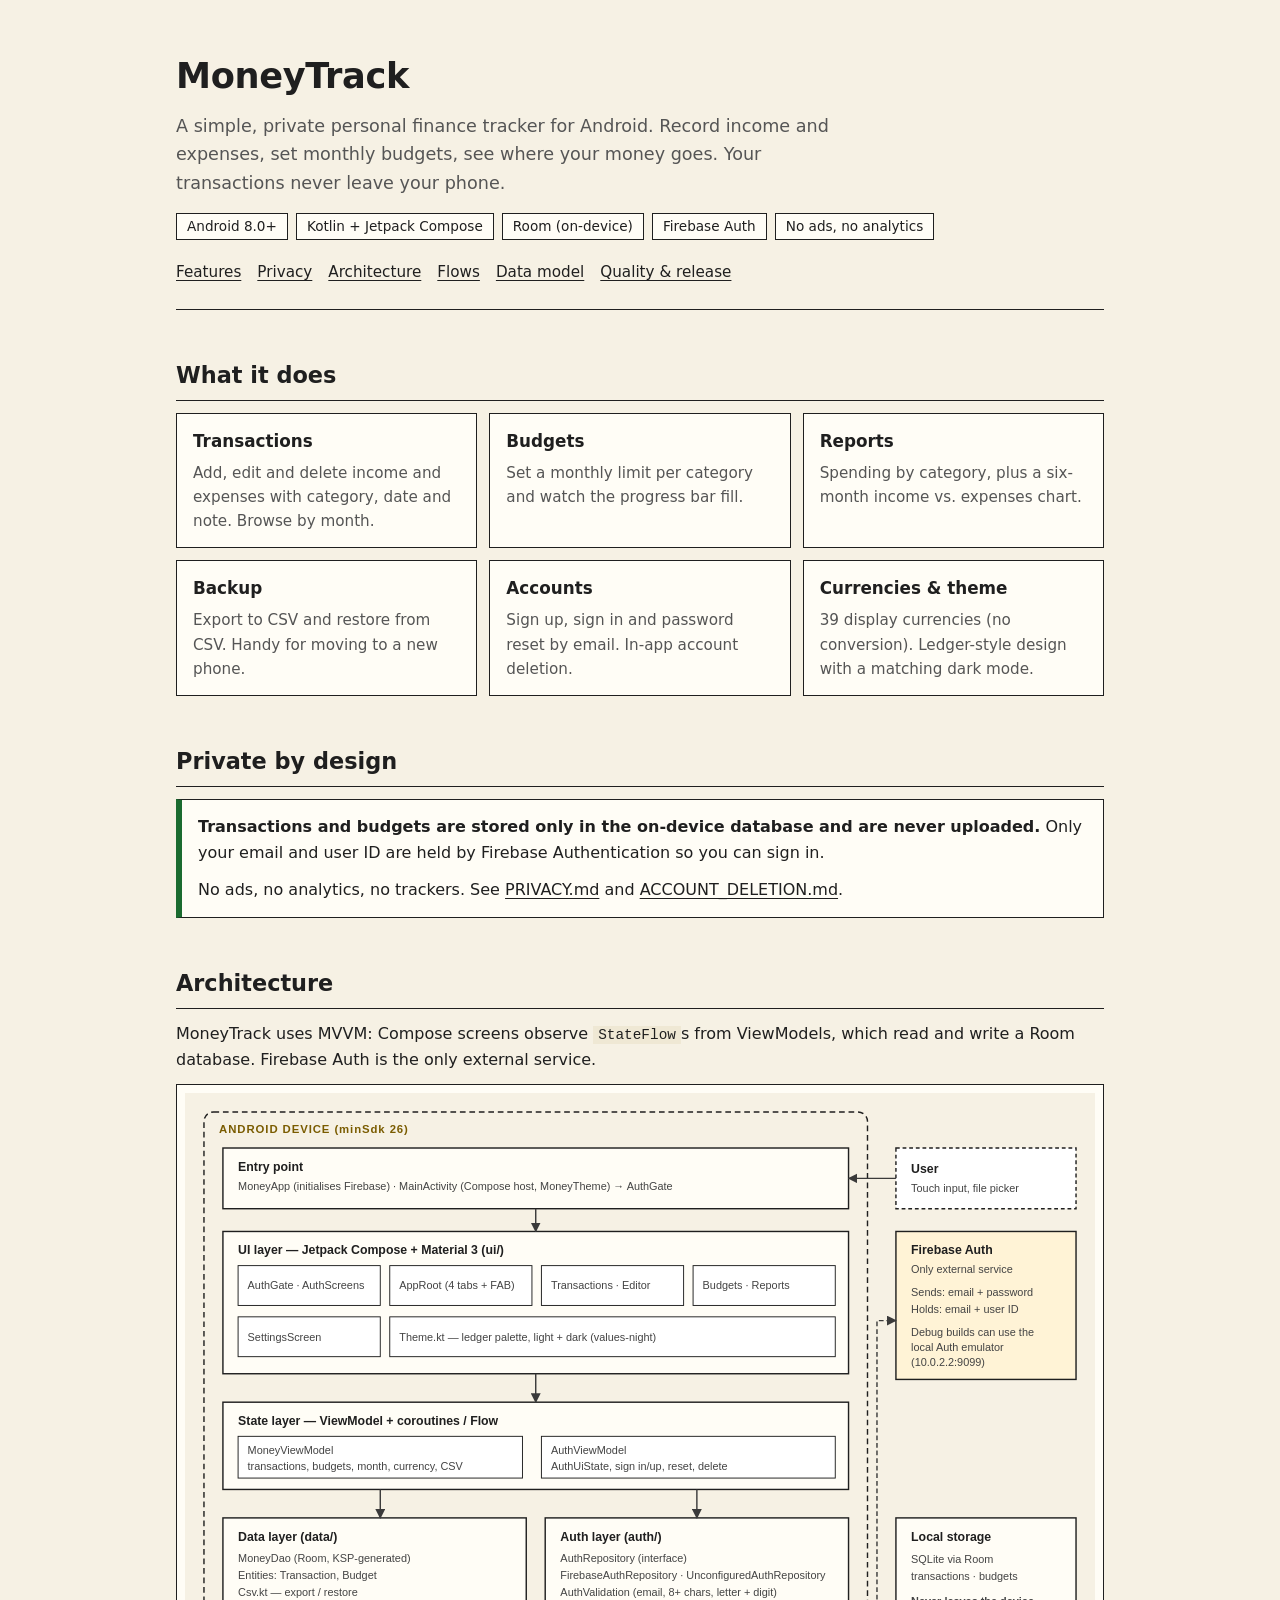
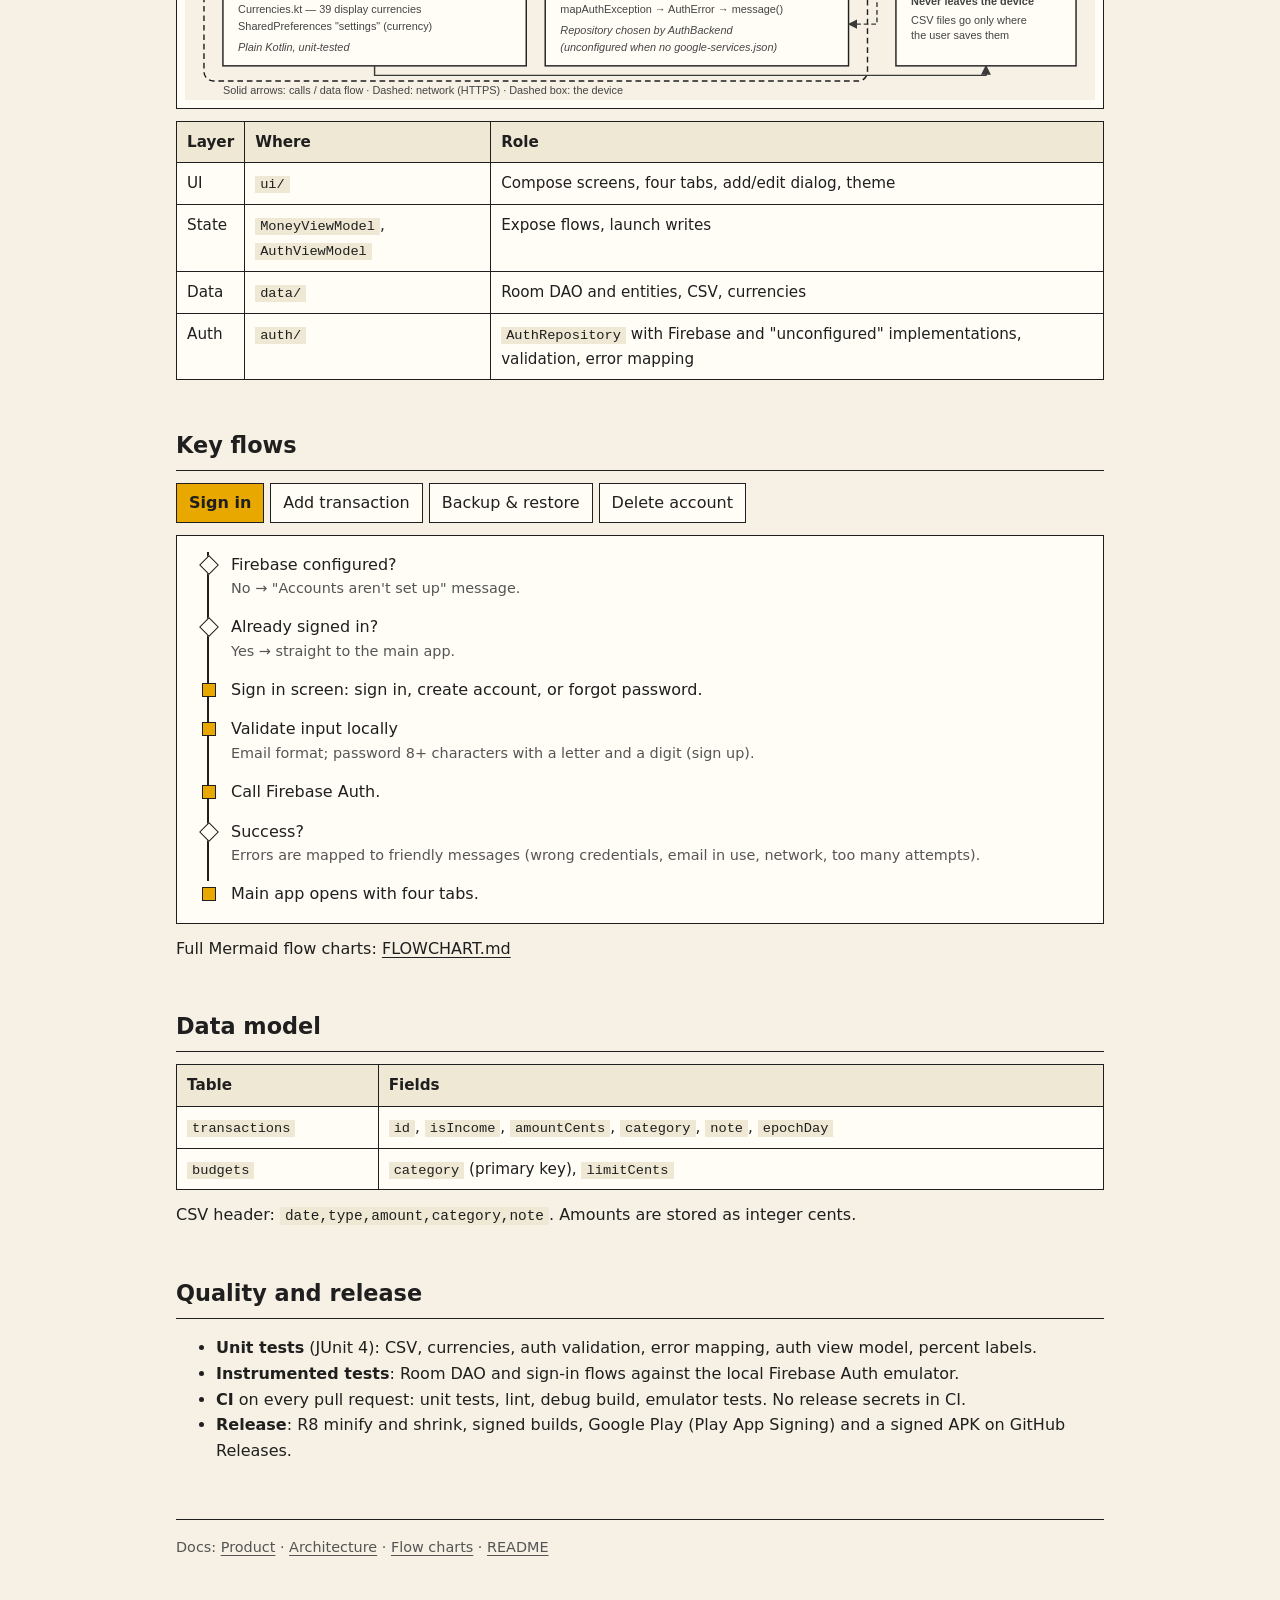
<file: docs/index.html>
<!doctype html>
<html lang="en">
<head>
<meta charset="utf-8">
<meta name="viewport" content="width=device-width, initial-scale=1">
<title>MoneyTrack Overview</title>
<style>
  :root{
    --bg:#f6f1e4; --surface:#fffdf6; --ink:#1f1f1f; --muted:#555; --line:#1f1f1f;
    --accent:#e8a800; --green:#1a6b2f; --code:#efe8d4;
  }
  @media (prefers-color-scheme: dark){
    :root{ --bg:#17160f; --surface:#211f15; --ink:#f2ecd9; --muted:#b9b29c; --line:#d9d2bb; --accent:#f0b81f; --green:#6fd08a; --code:#2b281b; }
  }
  *{box-sizing:border-box}
  body{margin:0;background:var(--bg);color:var(--ink);font:16px/1.6 "Segoe UI",system-ui,-apple-system,Helvetica,Arial,sans-serif}
  .wrap{max-width:960px;margin:0 auto;padding:0 16px 64px}
  header{padding:48px 0 24px;border-bottom:1.5px solid var(--line)}
  h1{font-size:2.2rem;margin:0 0 8px;letter-spacing:-.01em}
  h2{font-size:1.4rem;margin:48px 0 12px;padding-bottom:6px;border-bottom:1.5px solid var(--line)}
  h3{font-size:1.05rem;margin:0 0 6px}
  p{margin:0 0 12px}
  .lead{font-size:1.1rem;color:var(--muted);max-width:60ch}
  .badges{display:flex;flex-wrap:wrap;gap:8px;margin-top:16px}
  .badge{border:1.5px solid var(--line);padding:2px 10px;font-size:.85rem;background:var(--surface)}
  nav{display:flex;flex-wrap:wrap;gap:4px 16px;margin-top:20px;font-size:.95rem}
  a{color:inherit;text-underline-offset:3px}
  .grid{display:grid;grid-template-columns:repeat(auto-fit,minmax(250px,1fr));gap:12px}
  .card{background:var(--surface);border:1.5px solid var(--line);padding:14px 16px}
  .card p{margin:0;color:var(--muted);font-size:.95rem}
  .privacy{background:var(--surface);border:1.5px solid var(--line);border-left:6px solid var(--green);padding:14px 16px}
  table{width:100%;border-collapse:collapse;background:var(--surface);font-size:.95rem}
  th,td{border:1.5px solid var(--line);padding:8px 10px;text-align:left;vertical-align:top}
  th{background:var(--code)}
  code{background:var(--code);padding:1px 5px;font-size:.9em}
  .diagram{background:var(--surface);border:1.5px solid var(--line);padding:8px;overflow-x:auto}
  .diagram img{display:block;width:100%;min-width:640px;height:auto}
  .tabs{display:flex;flex-wrap:wrap;gap:6px;margin-bottom:12px}
  .tabs button{font:inherit;cursor:pointer;border:1.5px solid var(--line);background:var(--surface);color:var(--ink);padding:6px 12px}
  .tabs button[aria-selected="true"]{background:var(--accent);color:#1f1f1f;font-weight:600}
  .tabs button:focus-visible{outline:3px solid var(--ink);outline-offset:2px}
  .flow{display:none;background:var(--surface);border:1.5px solid var(--line);padding:16px}
  .flow.on{display:block}
  .steps{list-style:none;margin:0;padding:0}
  .steps li{position:relative;margin:0 0 0 14px;padding:0 0 14px 22px;border-left:2px solid var(--line)}
  .steps li:last-child{border-left-color:transparent;padding-bottom:0}
  .steps li::before{content:"";position:absolute;left:-7px;top:6px;width:12px;height:12px;background:var(--accent);border:1.5px solid var(--line)}
  .steps li.q::before{transform:rotate(45deg);background:var(--surface)}
  .steps .alt{display:block;color:var(--muted);font-size:.9rem}
  footer{margin-top:56px;color:var(--muted);font-size:.9rem;border-top:1.5px solid var(--line);padding-top:16px}
</style>
</head>
<body>
<div class="wrap">
  <header>
    <h1>MoneyTrack</h1>
    <p class="lead">A simple, private personal finance tracker for Android. Record income and expenses, set monthly budgets, see where your money goes. Your transactions never leave your phone.</p>
    <div class="badges">
      <span class="badge">Android 8.0+</span>
      <span class="badge">Kotlin + Jetpack Compose</span>
      <span class="badge">Room (on-device)</span>
      <span class="badge">Firebase Auth</span>
      <span class="badge">No ads, no analytics</span>
    </div>
    <nav aria-label="Sections">
      <a href="#features">Features</a>
      <a href="#privacy">Privacy</a>
      <a href="#architecture">Architecture</a>
      <a href="#flows">Flows</a>
      <a href="#data">Data model</a>
      <a href="#quality">Quality &amp; release</a>
    </nav>
  </header>

  <section id="features">
    <h2>What it does</h2>
    <div class="grid">
      <div class="card"><h3>Transactions</h3><p>Add, edit and delete income and expenses with category, date and note. Browse by month.</p></div>
      <div class="card"><h3>Budgets</h3><p>Set a monthly limit per category and watch the progress bar fill.</p></div>
      <div class="card"><h3>Reports</h3><p>Spending by category, plus a six-month income vs. expenses chart.</p></div>
      <div class="card"><h3>Backup</h3><p>Export to CSV and restore from CSV. Handy for moving to a new phone.</p></div>
      <div class="card"><h3>Accounts</h3><p>Sign up, sign in and password reset by email. In-app account deletion.</p></div>
      <div class="card"><h3>Currencies &amp; theme</h3><p>39 display currencies (no conversion). Ledger-style design with a matching dark mode.</p></div>
    </div>
  </section>

  <section id="privacy">
    <h2>Private by design</h2>
    <div class="privacy">
      <p><strong>Transactions and budgets are stored only in the on-device database and are never uploaded.</strong> Only your email and user ID are held by Firebase Authentication so you can sign in.</p>
      <p style="margin:0">No ads, no analytics, no trackers. See <a href="../PRIVACY.md">PRIVACY.md</a> and <a href="../ACCOUNT_DELETION.md">ACCOUNT_DELETION.md</a>.</p>
    </div>
  </section>

  <section id="architecture">
    <h2>Architecture</h2>
    <p>MoneyTrack uses MVVM: Compose screens observe <code>StateFlow</code>s from ViewModels, which read and write a Room database. Firebase Auth is the only external service.</p>
    <div class="diagram"><img src="architecture.svg" alt="Architecture diagram: entry point, Compose UI layer, ViewModel state layer, data layer with Room and CSV, auth layer with Firebase, and local storage."></div>
    <table style="margin-top:12px">
      <thead><tr><th>Layer</th><th>Where</th><th>Role</th></tr></thead>
      <tbody>
        <tr><td>UI</td><td><code>ui/</code></td><td>Compose screens, four tabs, add/edit dialog, theme</td></tr>
        <tr><td>State</td><td><code>MoneyViewModel</code>, <code>AuthViewModel</code></td><td>Expose flows, launch writes</td></tr>
        <tr><td>Data</td><td><code>data/</code></td><td>Room DAO and entities, CSV, currencies</td></tr>
        <tr><td>Auth</td><td><code>auth/</code></td><td><code>AuthRepository</code> with Firebase and "unconfigured" implementations, validation, error mapping</td></tr>
      </tbody>
    </table>
  </section>

  <section id="flows">
    <h2>Key flows</h2>
    <div class="tabs" role="tablist" aria-label="Flows">
      <button role="tab" aria-selected="true" aria-controls="f1" id="t1">Sign in</button>
      <button role="tab" aria-selected="false" aria-controls="f2" id="t2">Add transaction</button>
      <button role="tab" aria-selected="false" aria-controls="f3" id="t3">Backup &amp; restore</button>
      <button role="tab" aria-selected="false" aria-controls="f4" id="t4">Delete account</button>
    </div>

    <div class="flow on" id="f1" role="tabpanel" aria-labelledby="t1">
      <ol class="steps">
        <li class="q">Firebase configured?<span class="alt">No → "Accounts aren't set up" message.</span></li>
        <li class="q">Already signed in?<span class="alt">Yes → straight to the main app.</span></li>
        <li>Sign in screen: sign in, create account, or forgot password.</li>
        <li>Validate input locally<span class="alt">Email format; password 8+ characters with a letter and a digit (sign up).</span></li>
        <li>Call Firebase Auth.</li>
        <li class="q">Success?<span class="alt">Errors are mapped to friendly messages (wrong credentials, email in use, network, too many attempts).</span></li>
        <li>Main app opens with four tabs.</li>
      </ol>
    </div>

    <div class="flow" id="f2" role="tabpanel" aria-labelledby="t2">
      <ol class="steps">
        <li>On the Transactions tab, tap <strong>+</strong> (or a row to edit).</li>
        <li>Enter type, amount, category, date and note.</li>
        <li class="q">Amount valid and above zero?<span class="alt">The save button stays disabled until it is.</span></li>
        <li>ViewModel saves to Room.</li>
        <li>Room emits a new list; transactions, budgets and reports update automatically.</li>
      </ol>
    </div>

    <div class="flow" id="f3" role="tabpanel" aria-labelledby="t3">
      <ol class="steps">
        <li>Settings tab → <strong>Export</strong>: choose a location, all transactions are written as CSV.</li>
        <li>Settings tab → <strong>Restore</strong>: choose a CSV file.</li>
        <li class="q">File valid?<span class="alt">Checks header, each row, amount and date. On failure nothing changes and the reason is shown.</span></li>
        <li>On success all current transactions are <strong>replaced</strong> and a "Restored N transactions" message appears.</li>
      </ol>
    </div>

    <div class="flow" id="f4" role="tabpanel" aria-labelledby="t4">
      <ol class="steps">
        <li>Settings tab → <strong>Delete account</strong> and enter your password.</li>
        <li>Firebase re-authenticates you, then deletes the account.</li>
        <li class="q">Success?<span class="alt">No → error shown and the account is kept.</span></li>
        <li>Back to the sign in screen.</li>
      </ol>
    </div>
    <p style="margin-top:12px">Full Mermaid flow charts: <a href="FLOWCHART.md">FLOWCHART.md</a></p>
  </section>

  <section id="data">
    <h2>Data model</h2>
    <table>
      <thead><tr><th>Table</th><th>Fields</th></tr></thead>
      <tbody>
        <tr><td><code>transactions</code></td><td><code>id</code>, <code>isIncome</code>, <code>amountCents</code>, <code>category</code>, <code>note</code>, <code>epochDay</code></td></tr>
        <tr><td><code>budgets</code></td><td><code>category</code> (primary key), <code>limitCents</code></td></tr>
      </tbody>
    </table>
    <p style="margin-top:12px">CSV header: <code>date,type,amount,category,note</code>. Amounts are stored as integer cents.</p>
  </section>

  <section id="quality">
    <h2>Quality and release</h2>
    <ul>
      <li><strong>Unit tests</strong> (JUnit 4): CSV, currencies, auth validation, error mapping, auth view model, percent labels.</li>
      <li><strong>Instrumented tests</strong>: Room DAO and sign-in flows against the local Firebase Auth emulator.</li>
      <li><strong>CI</strong> on every pull request: unit tests, lint, debug build, emulator tests. No release secrets in CI.</li>
      <li><strong>Release</strong>: R8 minify and shrink, signed builds, Google Play (Play App Signing) and a signed APK on GitHub Releases.</li>
    </ul>
  </section>

  <footer>
    Docs: <a href="PRODUCT.md">Product</a> · <a href="ARCHITECTURE.md">Architecture</a> · <a href="FLOWCHART.md">Flow charts</a> · <a href="../README.md">README</a>
  </footer>
</div>
<script>
  (function(){
    var tabs=document.querySelectorAll('[role=tab]');
    tabs.forEach(function(t){
      t.addEventListener('click',function(){
        tabs.forEach(function(o){
          var on=o===t;
          o.setAttribute('aria-selected',on);
          document.getElementById(o.getAttribute('aria-controls')).classList.toggle('on',on);
        });
      });
    });
  })();
</script>
</body>
</html>
</file>
